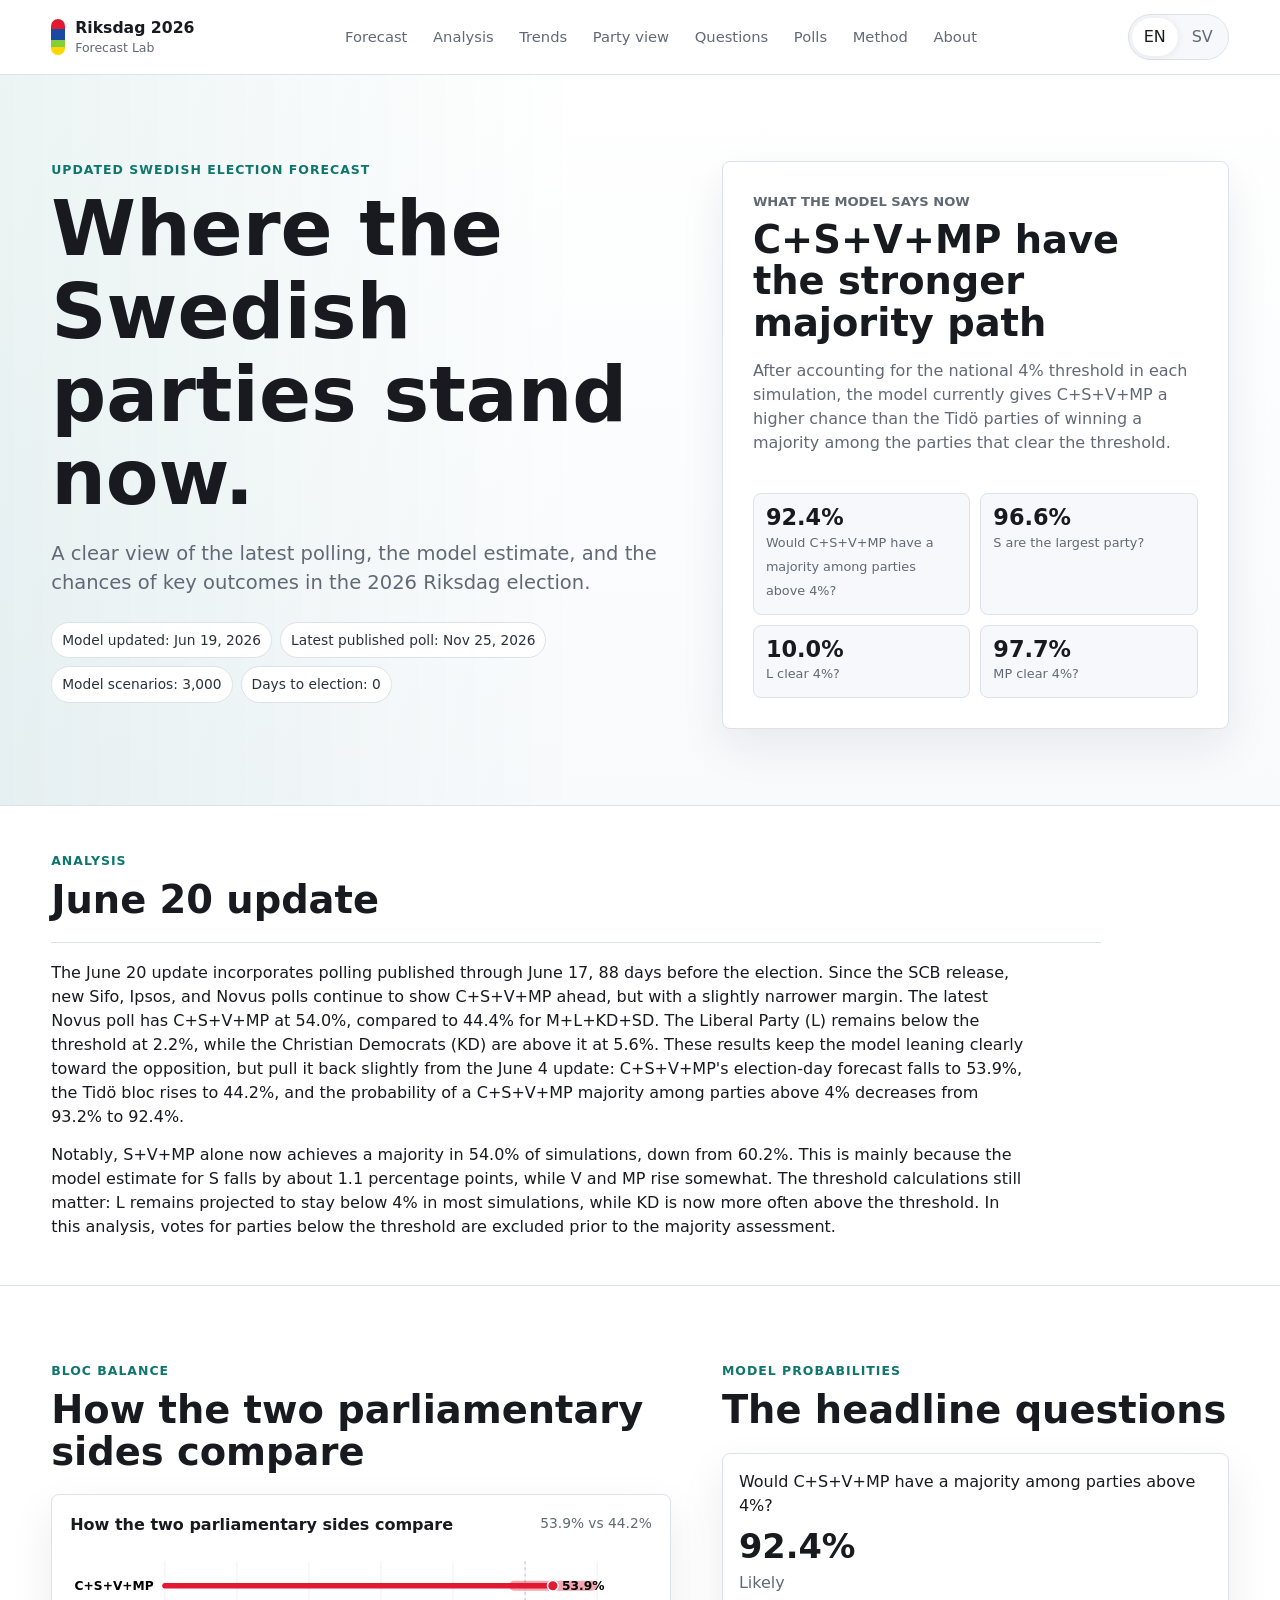
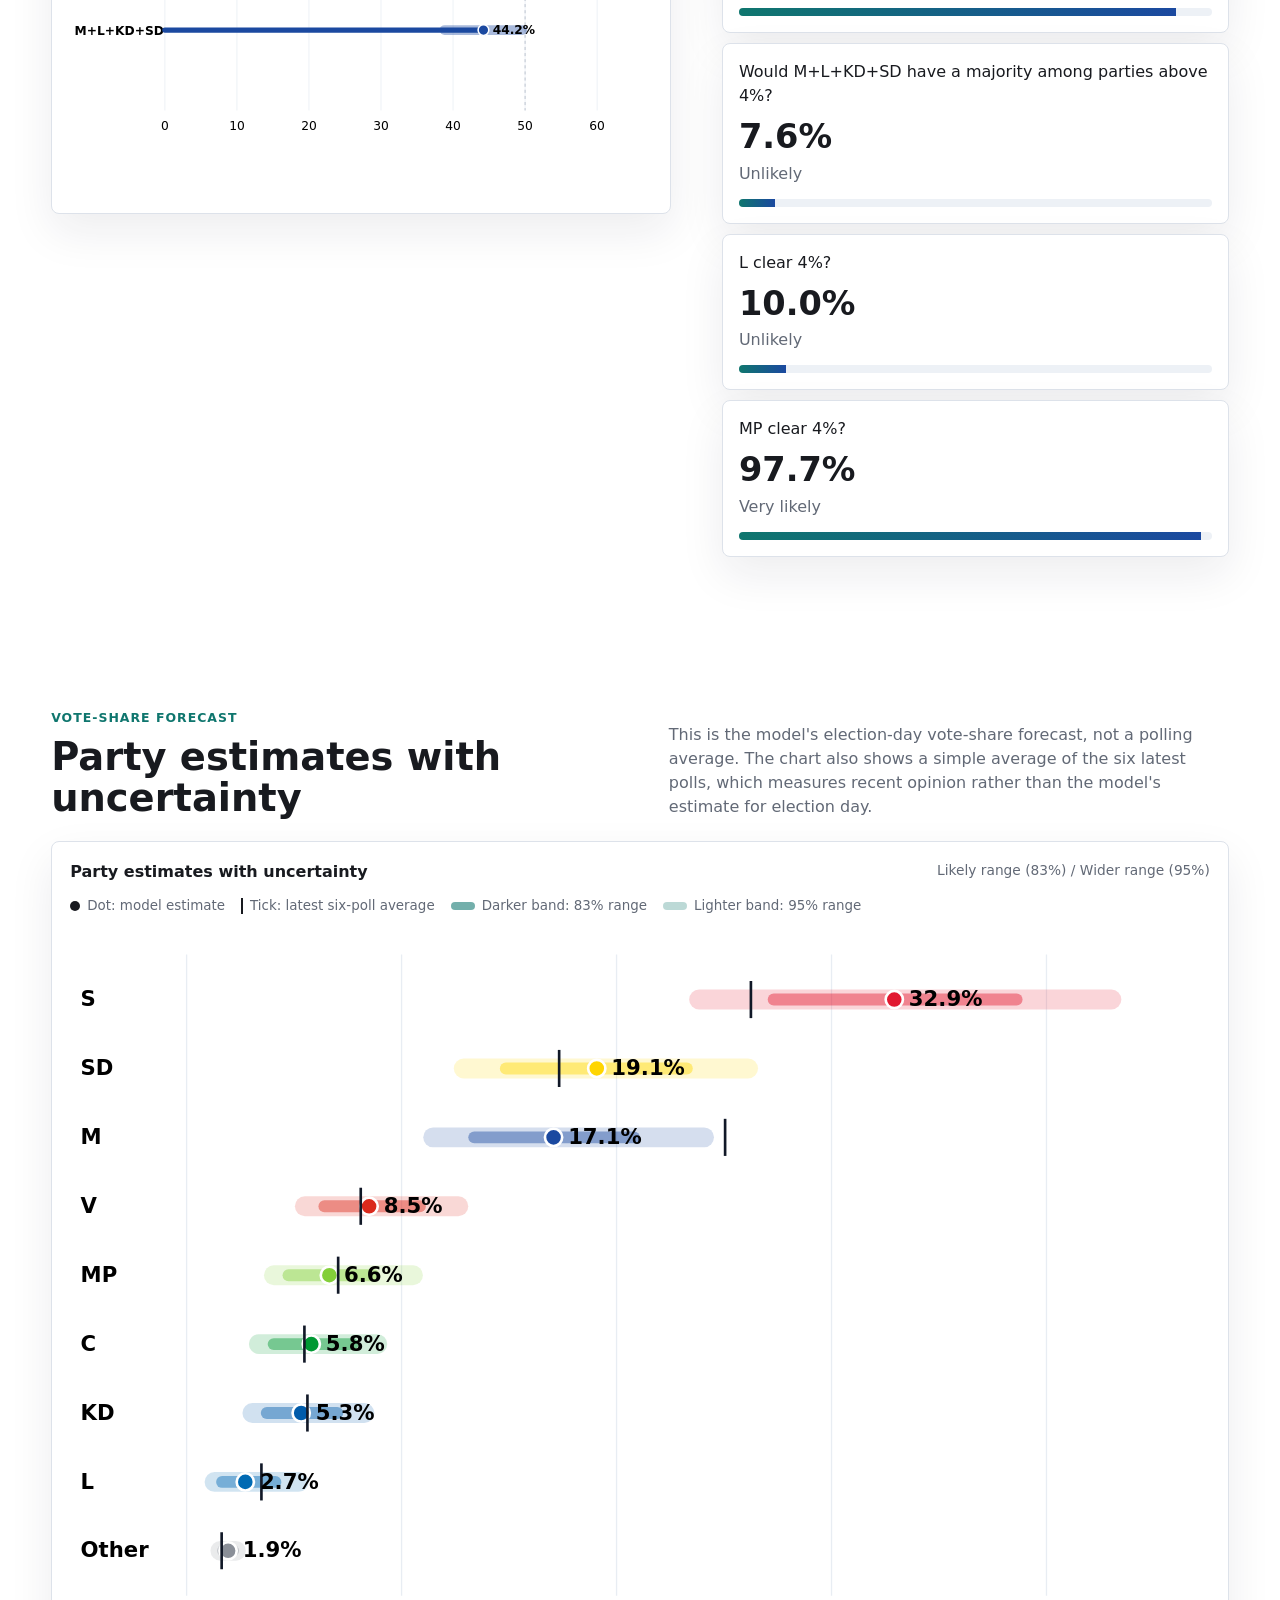
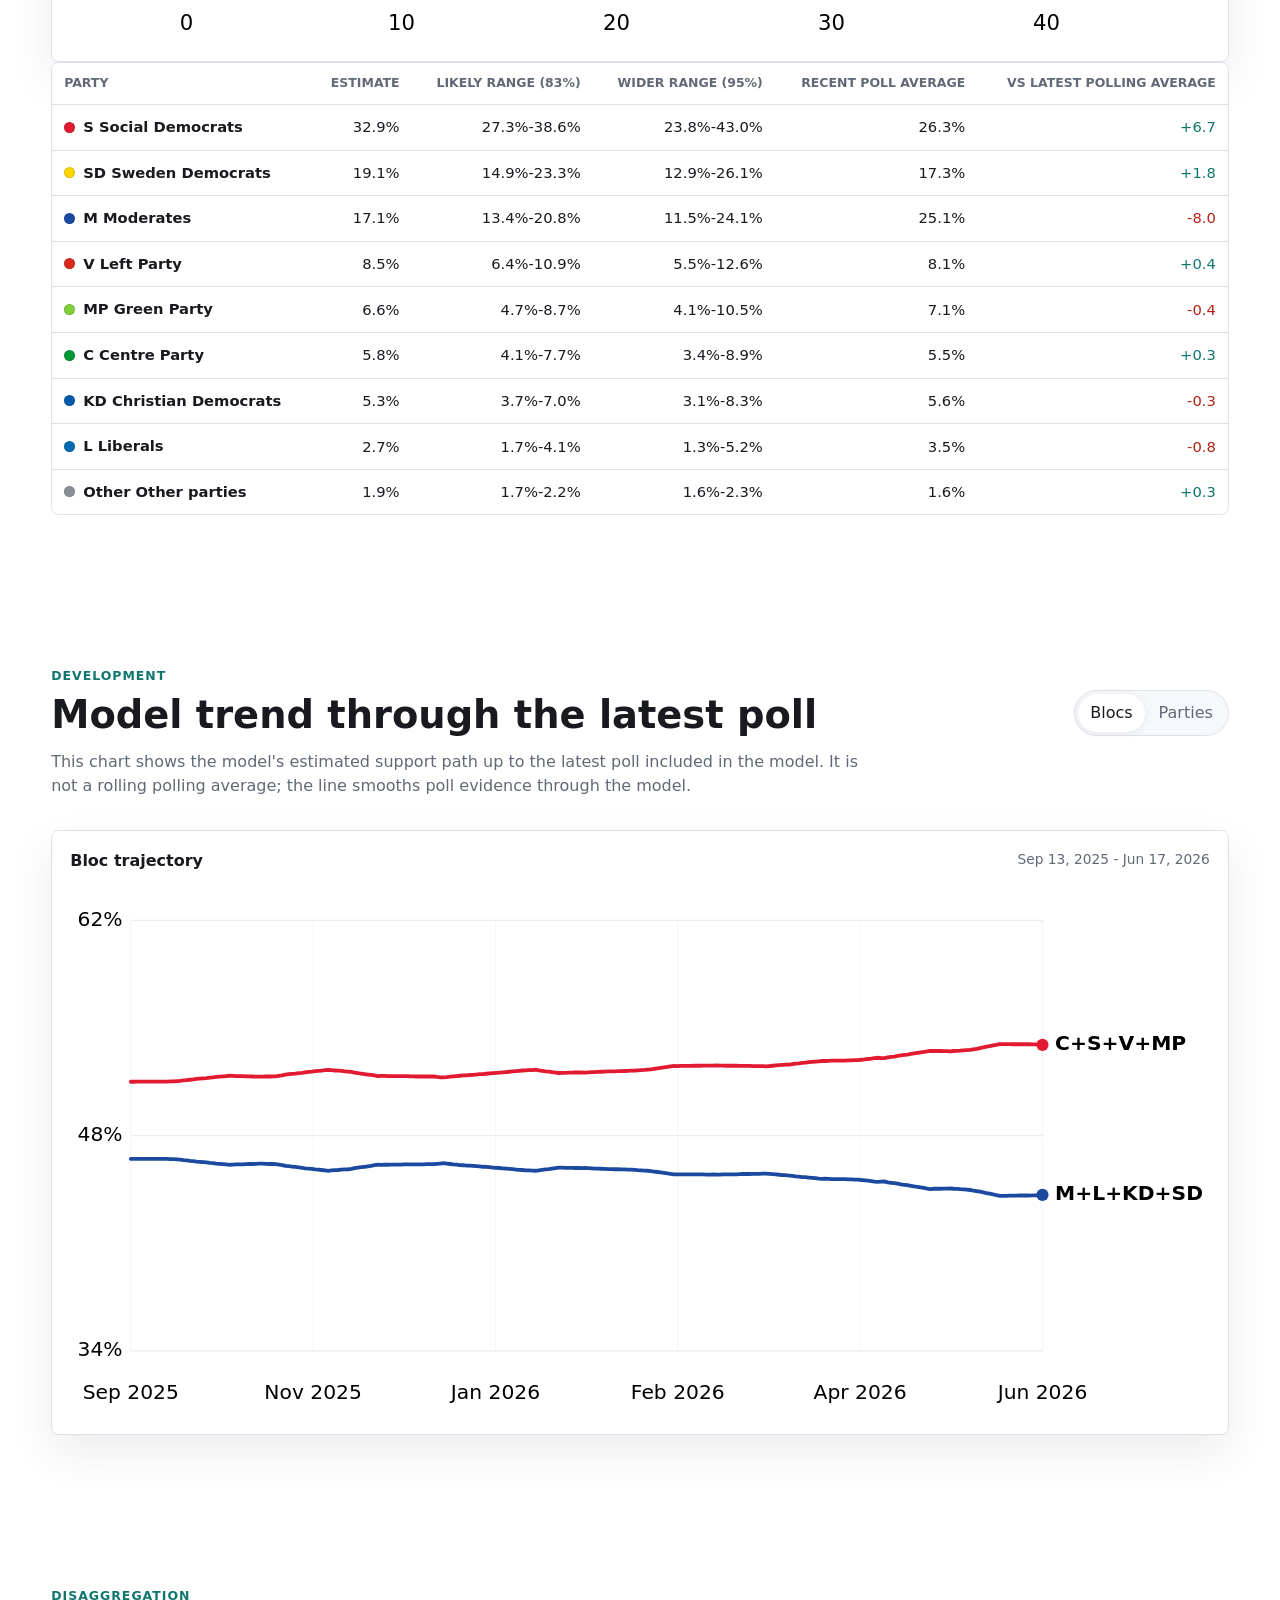
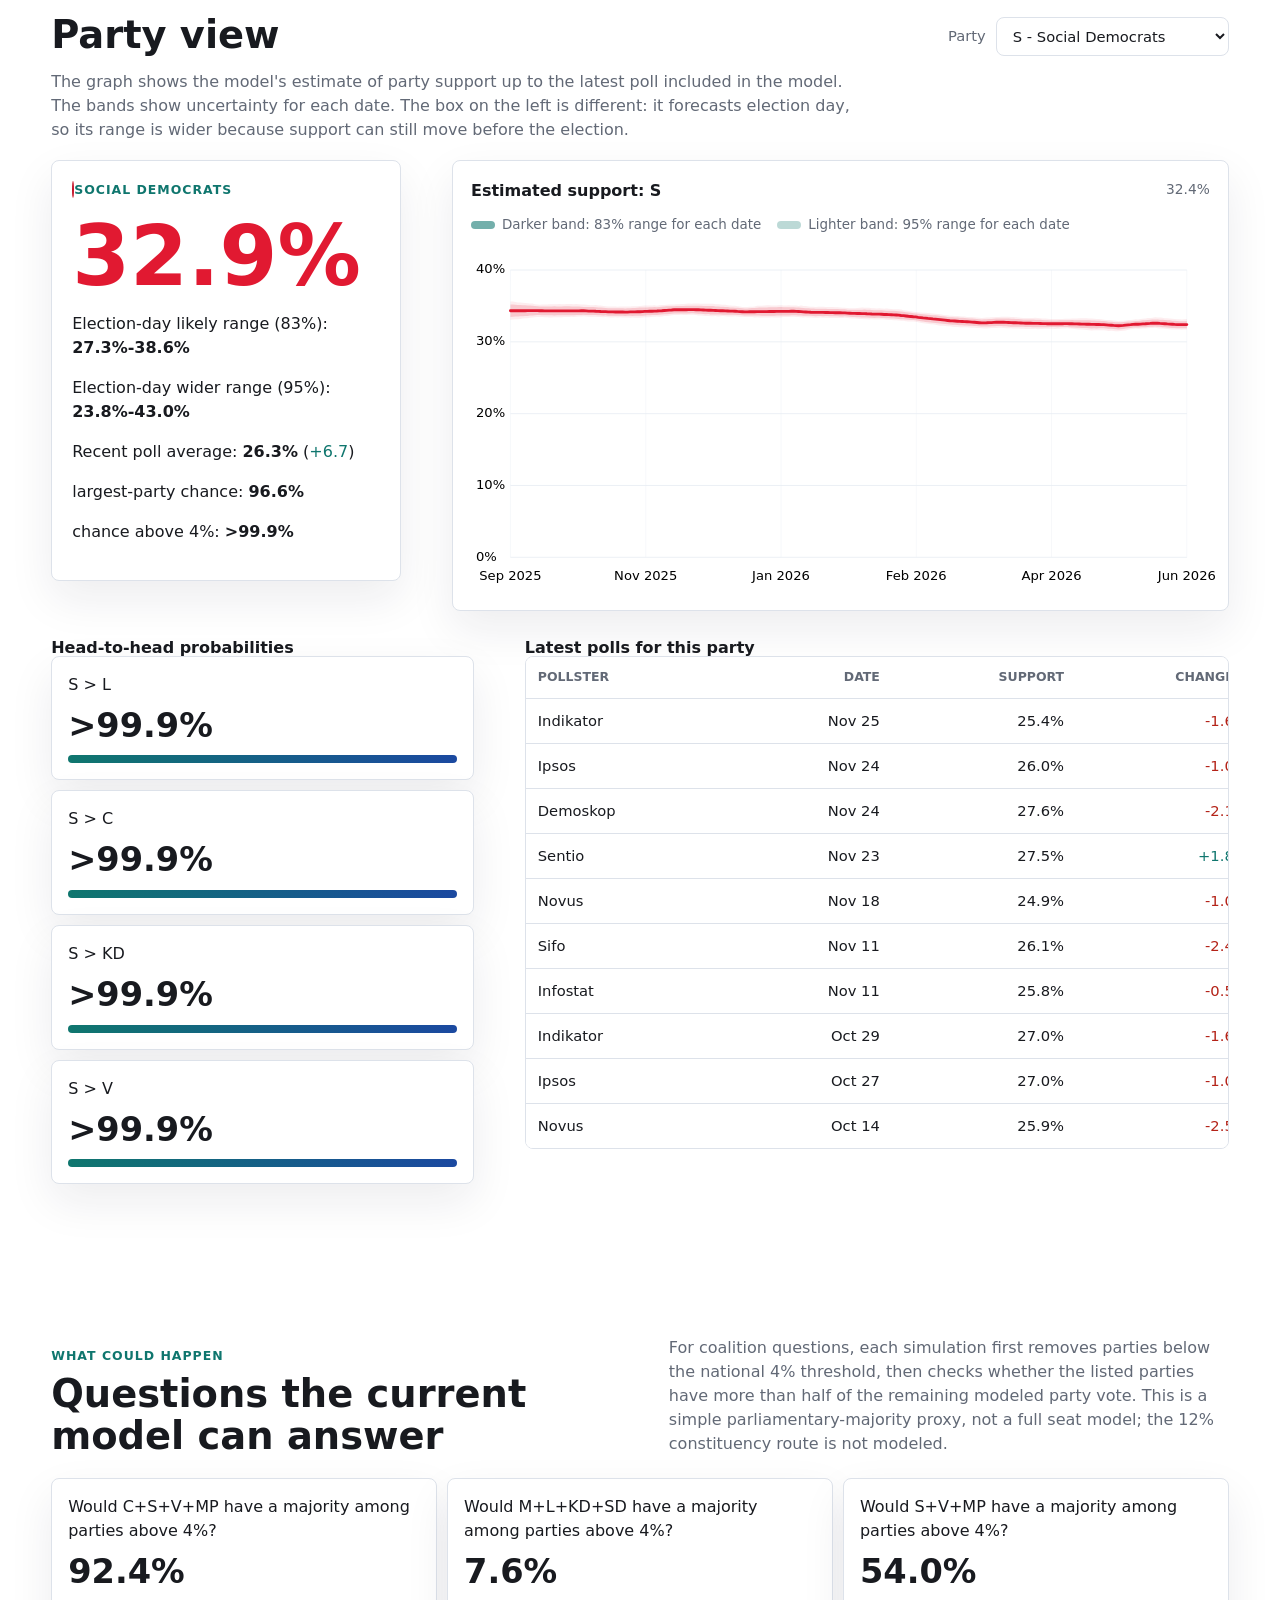
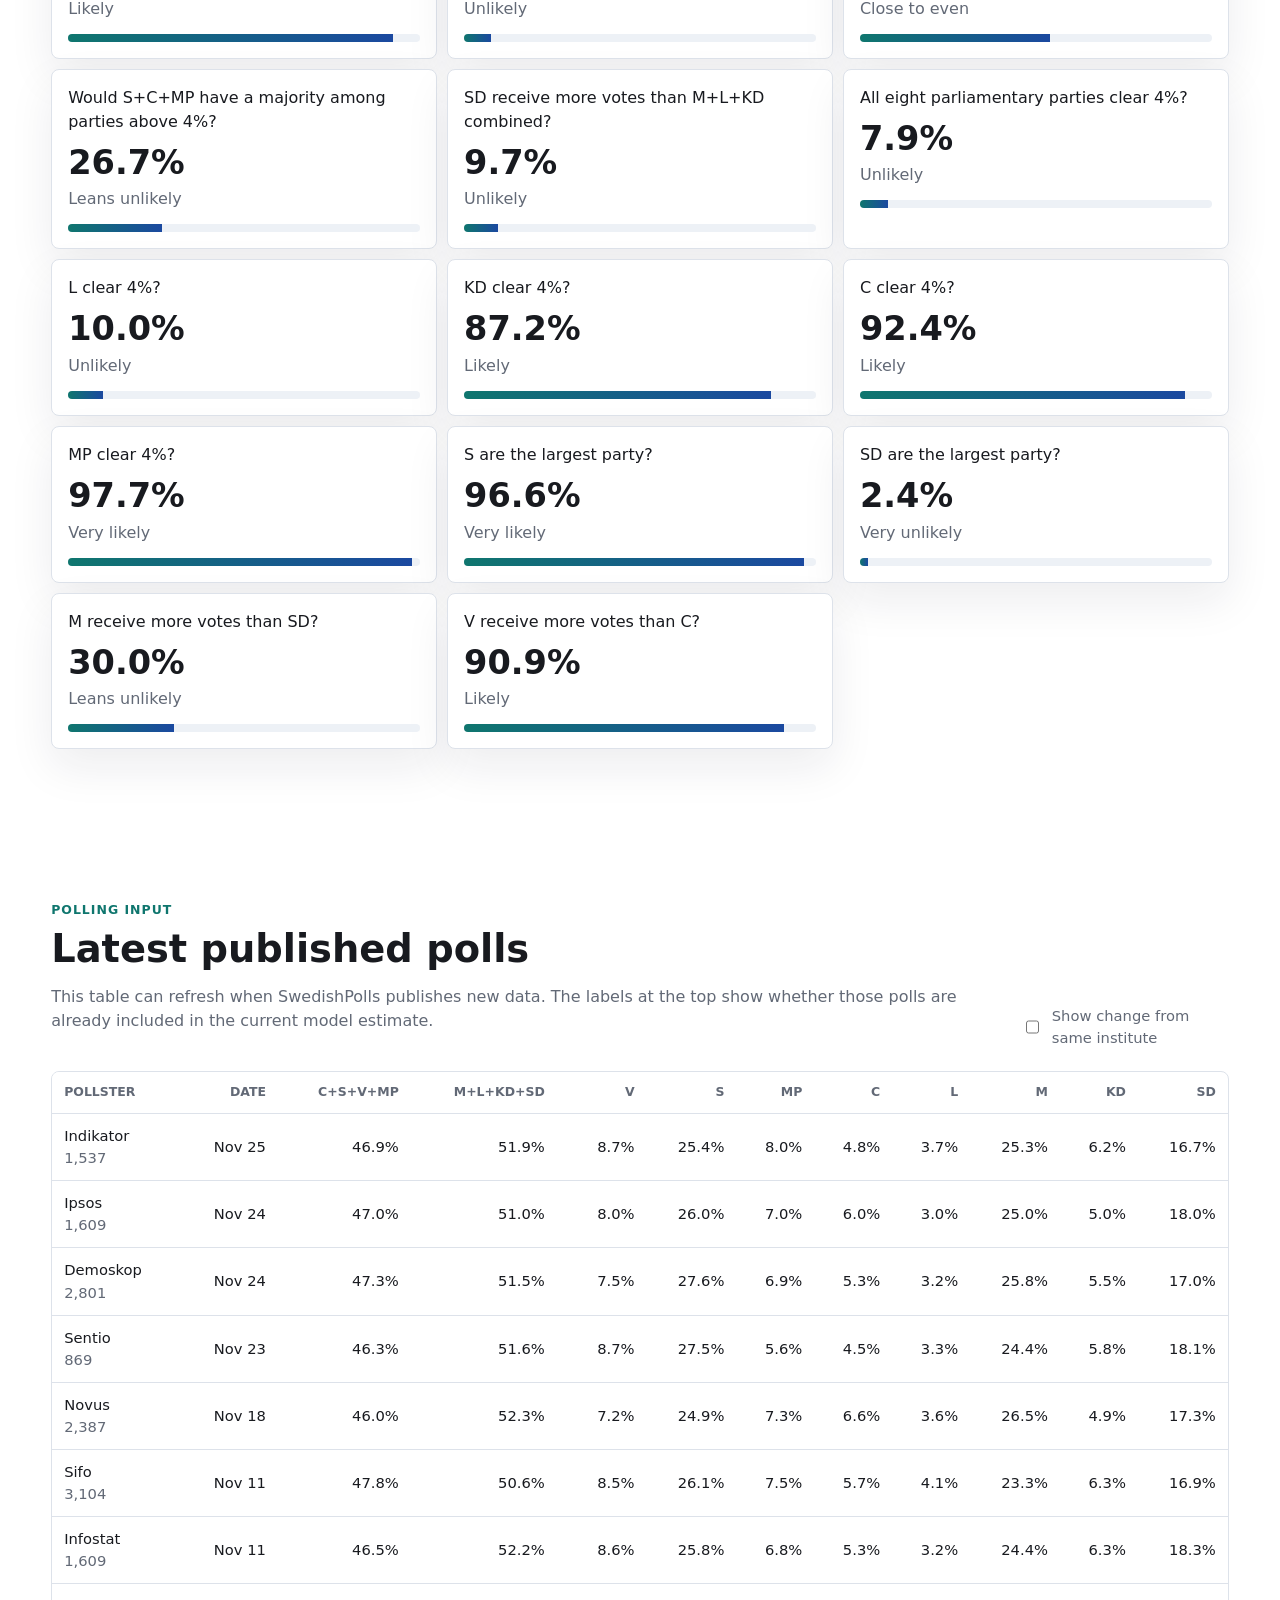
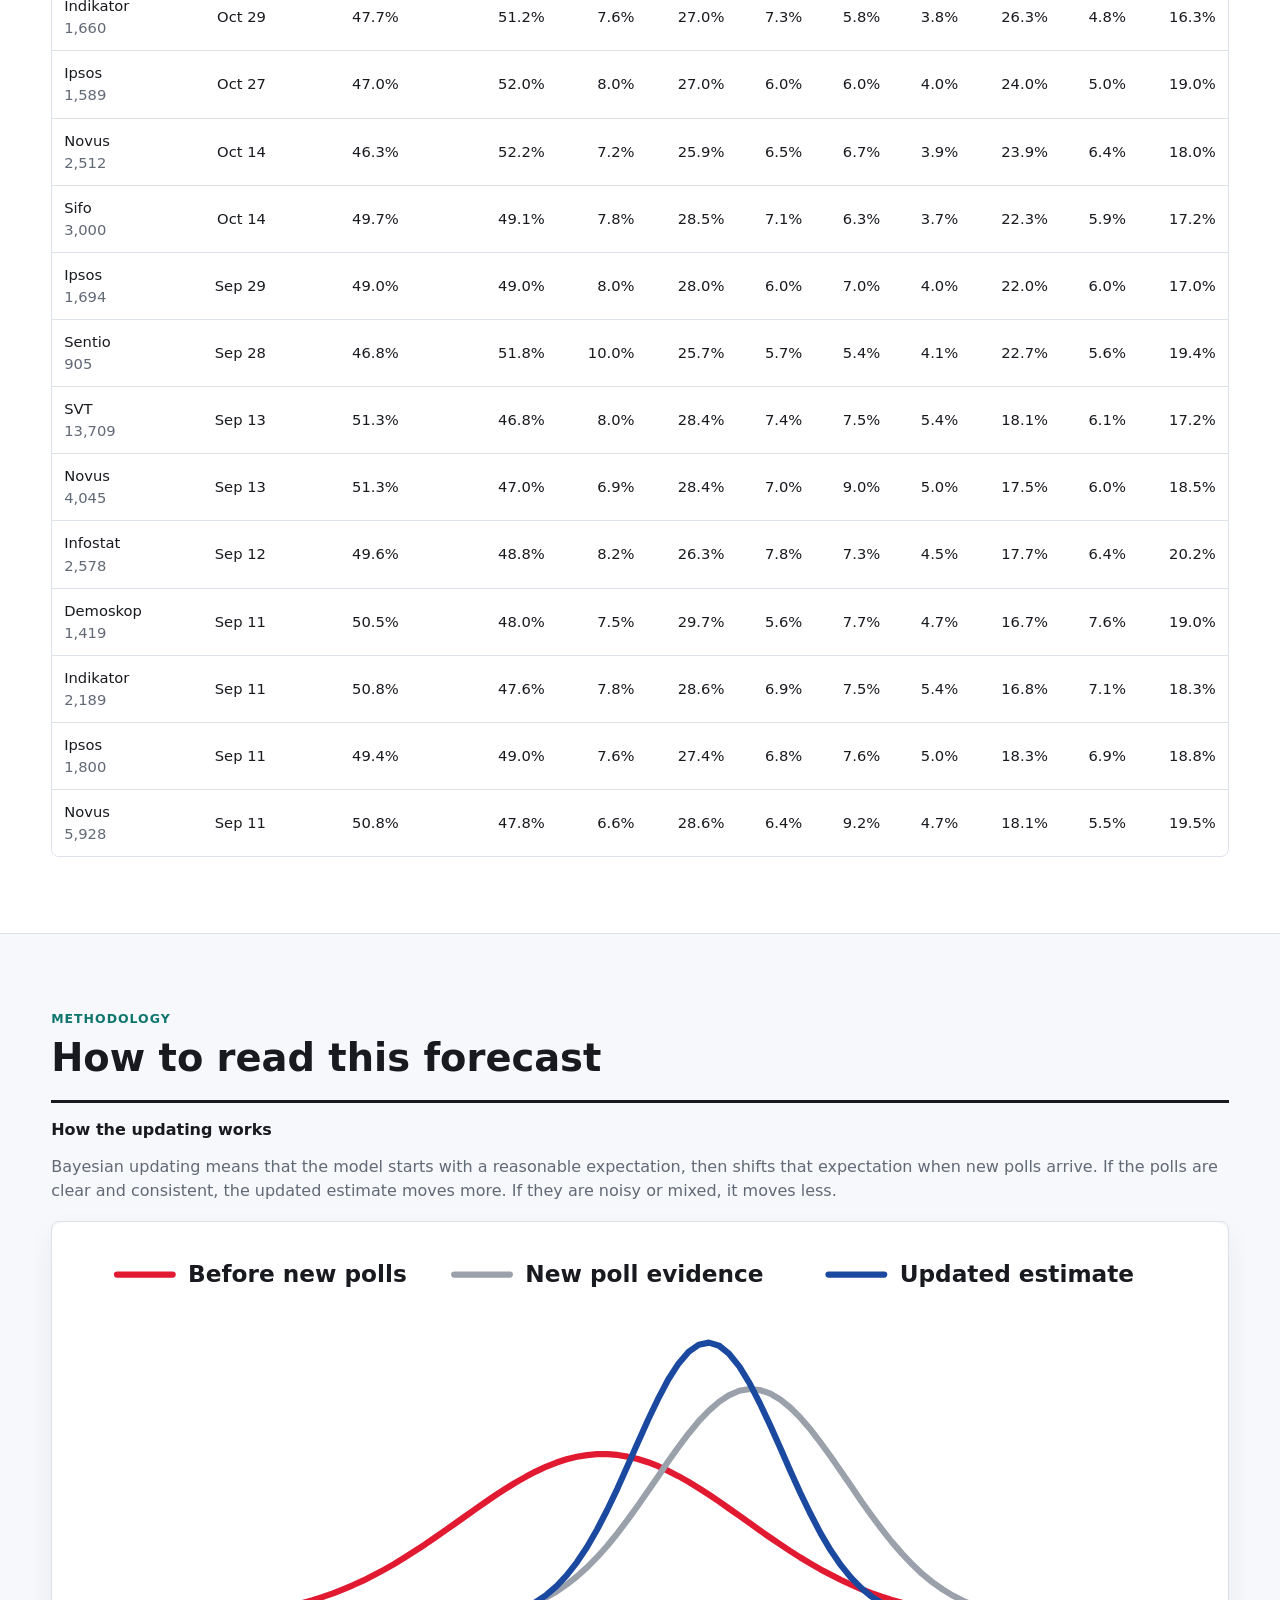
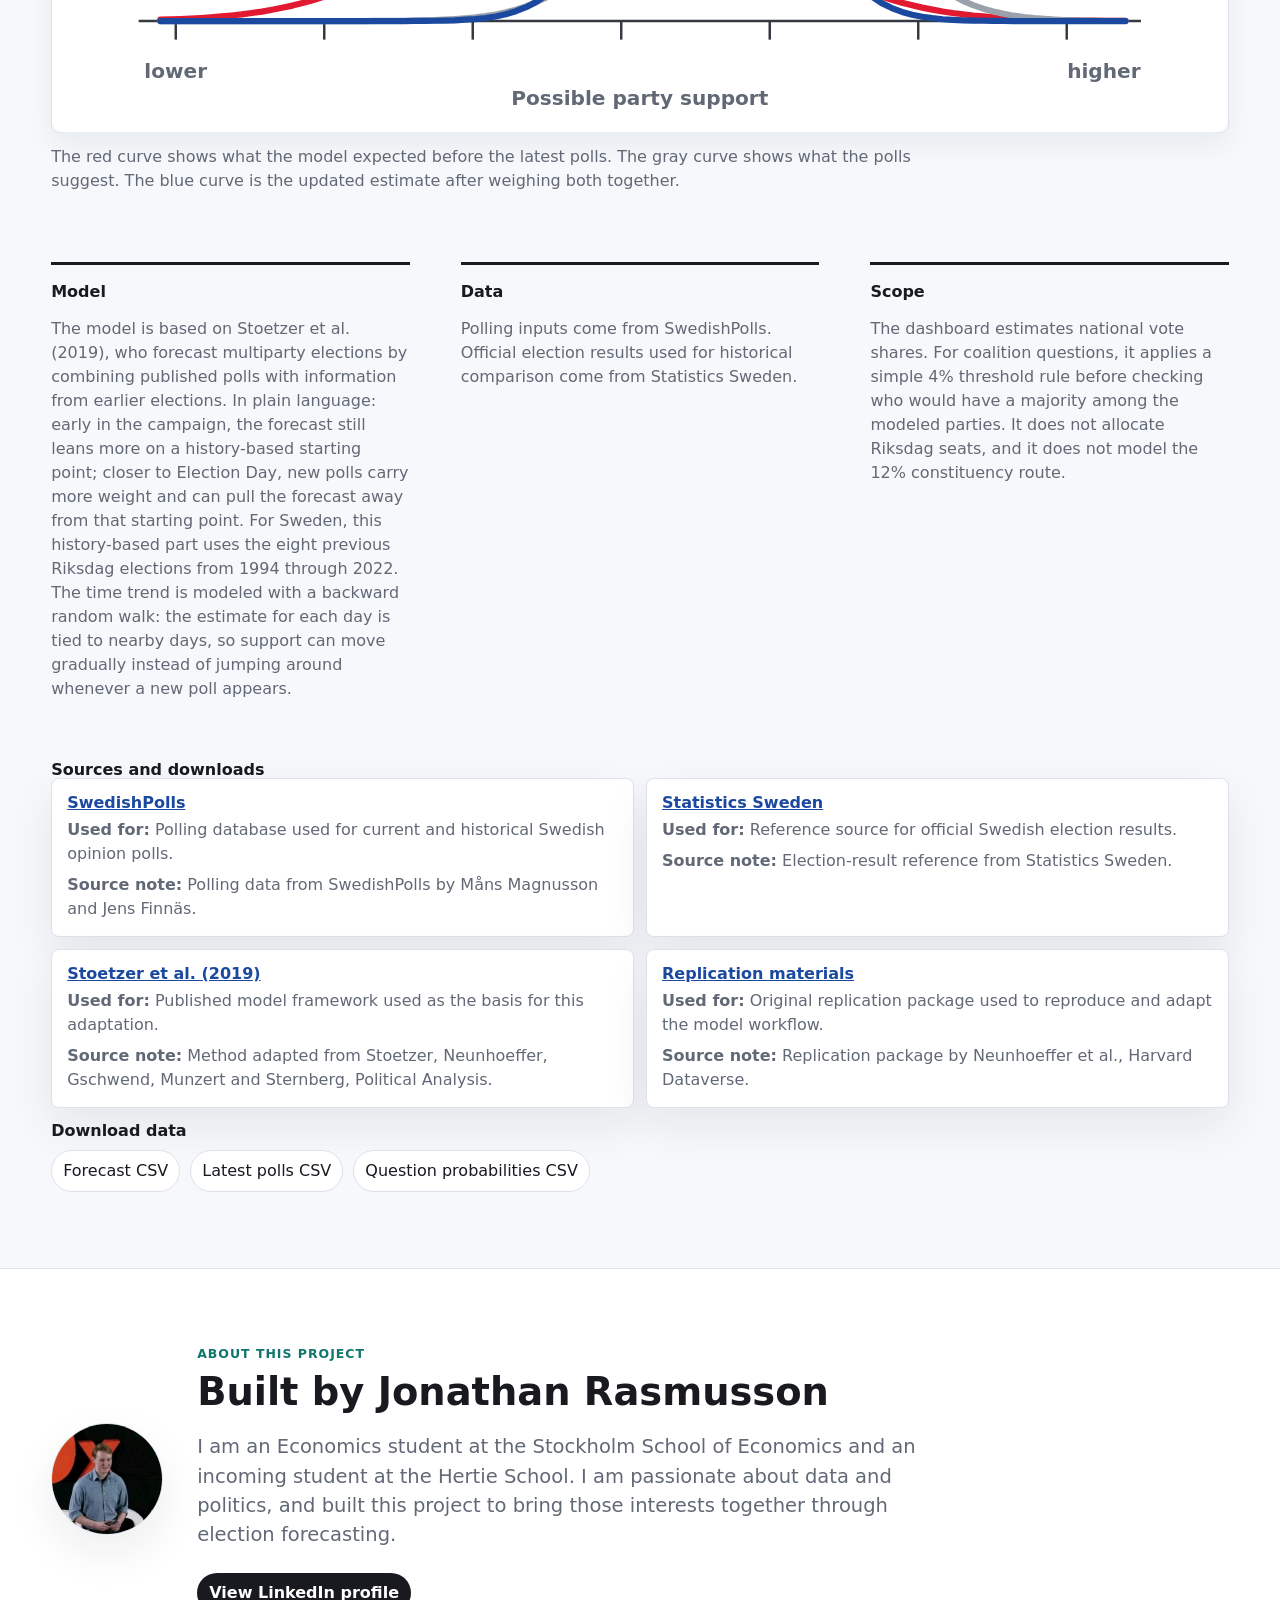
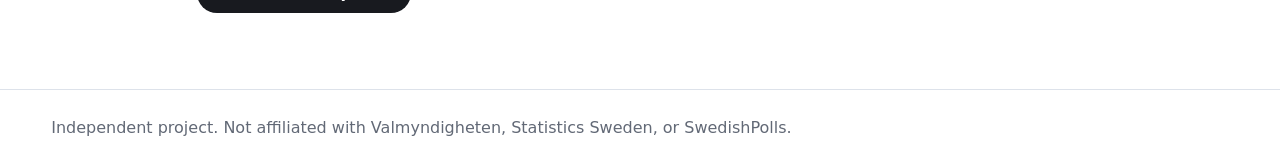
<file: index.html>
<!doctype html>
<html lang="en">
  <head>
    <meta charset="utf-8">
    <meta name="viewport" content="width=device-width, initial-scale=1">
    <title>Riksdag 2026 Forecast Lab</title>
    <meta name="description" content="A bilingual static dashboard for the Swedish 2026 Riksdag election forecast.">
    <link rel="icon" type="image/svg+xml" href="./assets/favicon.svg">
    <link rel="stylesheet" href="./assets/styles.css?v=20260620a">
  </head>
  <body>
    <header class="topbar">
      <a class="brand" href="#overview" aria-label="Riksdag 2026 Forecast Lab">
        <span class="brand-mark"></span>
        <span>
          <strong>Riksdag 2026</strong>
          <small>Forecast Lab</small>
        </span>
      </a>
      <nav class="nav-links" aria-label="Primary">
        <a href="#forecast" data-i18n="navForecast">Forecast</a>
        <a href="#analysis" data-i18n="navAnalysis">Analysis</a>
        <a href="#trends" data-i18n="navTrends">Trends</a>
        <a href="#party" data-i18n="navParty">Party view</a>
        <a href="#questions" data-i18n="navQuestions">Questions</a>
        <a href="#polls" data-i18n="navPolls">Polls</a>
        <a href="#method" data-i18n="navMethod">Method</a>
        <a href="#about" data-i18n="navAbout">About</a>
      </nav>
      <div class="language-toggle" aria-label="Language">
        <button type="button" class="active" data-lang-button="en">EN</button>
        <button type="button" data-lang-button="sv">SV</button>
      </div>
    </header>

    <main>
      <section id="overview" class="section hero">
        <div class="hero-grid">
          <div class="hero-copy">
            <p class="eyebrow" data-i18n="eyebrow">Updated Swedish election forecast</p>
            <h1 data-i18n="heroTitle">Where the Swedish parties stand now.</h1>
            <p class="lead" data-i18n="heroLead">
              A clear view of the latest polling, the model estimate, and the chances of key outcomes in the 2026 Riksdag election.
            </p>
            <div class="meta-strip" id="metaStrip"></div>
          </div>
          <div class="hero-panel" aria-live="polite">
            <div>
              <p class="metric-label" data-i18n="mainSignal">What the model says now</p>
              <h2 id="headlineSignal">Loading</h2>
              <p id="headlineText" class="muted"></p>
            </div>
            <div id="headlineMetrics" class="metric-grid compact"></div>
          </div>
        </div>
      </section>

      <section id="analysis" class="section analysis-section">
        <div class="section-heading">
          <p class="eyebrow" data-i18n="analysisEyebrow">Analysis</p>
          <h2 data-i18n="analysisTitle">June 20 update</h2>
        </div>
        <div class="analysis-panel">
          <p data-i18n="analysisText">
            The June 20 update incorporates polling published through June 17, 88 days before the election. Since the SCB release, new Sifo, Ipsos, and Novus polls continue to show C+S+V+MP ahead, but with a slightly narrower margin. The latest Novus poll has C+S+V+MP at 54.0%, compared to 44.4% for M+L+KD+SD. The Liberal Party (L) remains below the threshold at 2.2%, while the Christian Democrats (KD) are above it at 5.6%. These results keep the model leaning clearly toward the opposition, but pull it back slightly from the June 4 update: C+S+V+MP's election-day forecast falls to 53.9%, the Tidö bloc rises to 44.2%, and the probability of a C+S+V+MP majority among parties above 4% decreases from 93.2% to 92.4%.
          </p>
          <p data-i18n="analysisTextSecond">
            Notably, S+V+MP alone now achieves a majority in 54.0% of simulations, down from 60.2%. This is mainly because the model estimate for S falls by about 1.1 percentage points, while V and MP rise somewhat. The threshold calculations still matter: L remains projected to stay below 4% in most simulations, while KD is now more often above the threshold. In this analysis, votes for parties below the threshold are excluded prior to the majority assessment.
          </p>
        </div>
      </section>

      <section class="section two-column">
        <div>
          <div class="section-heading">
            <p class="eyebrow" data-i18n="blocEyebrow">Bloc balance</p>
            <h2 data-i18n="blocTitle">How the two parliamentary sides compare</h2>
          </div>
          <div id="blocChart" class="chart-shell"></div>
        </div>
        <div>
          <div class="section-heading">
            <p class="eyebrow" data-i18n="probEyebrow">Model probabilities</p>
            <h2 data-i18n="probTitle">The headline questions</h2>
          </div>
          <div id="topQuestions" class="question-list"></div>
        </div>
      </section>

      <section id="forecast" class="section">
        <div class="section-heading wide-heading">
          <div>
            <p class="eyebrow" data-i18n="forecastEyebrow">Vote-share forecast</p>
            <h2 data-i18n="forecastTitle">Party estimates with uncertainty</h2>
          </div>
          <p data-i18n="forecastNote" class="muted">
            This is the model's election-day vote-share forecast, not a polling average. The chart also shows a simple average of the six latest polls, which measures recent opinion rather than the model's estimate for election day.
          </p>
        </div>
        <div id="forecastChart" class="chart-shell tall"></div>
        <div class="table-wrap">
          <table id="forecastTable"></table>
        </div>
      </section>

      <section id="trends" class="section">
        <div class="section-heading wide-heading">
          <div>
            <p class="eyebrow" data-i18n="trendEyebrow">Trajectory</p>
            <h2 data-i18n="trendTitle">Model trend through the latest poll</h2>
          </div>
          <div class="segmented" aria-label="Trend mode">
            <button type="button" class="active" data-trend-mode="bloc" data-i18n="modeBloc">Blocs</button>
            <button type="button" data-trend-mode="party" data-i18n="modeParty">Parties</button>
          </div>
        </div>
        <p class="muted section-note" data-i18n="trendNote">
          This chart shows the model's estimated support path up to the latest poll included in the model. It is not a rolling polling average; the line smooths poll evidence through the model.
        </p>
        <div id="partyFilter" class="swatch-row" aria-label="Party filters"></div>
        <div id="trendChart" class="chart-shell trend"></div>
      </section>

      <section id="party" class="section">
        <div class="section-heading wide-heading">
          <div>
            <p class="eyebrow" data-i18n="partyEyebrow">Disaggregation</p>
            <h2 data-i18n="partyTitle">Party view</h2>
          </div>
          <label class="select-label">
            <span data-i18n="partySelect">Party</span>
            <select id="partySelect"></select>
          </label>
        </div>
        <p class="muted section-note" data-i18n="partyNote">
          The graph shows the model's estimate of party support up to the latest poll included in the model. The bands show uncertainty for each date. The box on the left is different: it forecasts election day, so its range is wider because support can still move before the election.
        </p>
        <div class="party-layout">
          <div id="partySummary" class="party-summary"></div>
          <div id="partyTrend" class="chart-shell party-chart"></div>
        </div>
        <div class="party-layout lower">
          <div>
            <h3 data-i18n="partyComparisons">Head-to-head probabilities</h3>
            <div id="pairwiseList" class="question-list slim"></div>
          </div>
          <div>
            <h3 data-i18n="partyPolls">Latest polls for this party</h3>
            <div class="table-wrap">
              <table id="partyPollTable"></table>
            </div>
          </div>
        </div>
      </section>

      <section id="questions" class="section">
        <div class="section-heading wide-heading">
          <div>
            <p class="eyebrow" data-i18n="questionsEyebrow">Simulated outcomes</p>
            <h2 data-i18n="questionsTitle">Questions the current model can answer</h2>
          </div>
          <p class="muted" data-i18n="questionsNote">
            For coalition questions, each simulation first removes parties below the national 4% threshold, then checks whether the listed parties have more than half of the remaining modeled party vote.
          </p>
        </div>
        <div id="allQuestions" class="question-grid"></div>
      </section>

      <section id="polls" class="section">
        <div class="section-heading wide-heading">
          <div>
            <p class="eyebrow" data-i18n="pollsEyebrow">Polling input</p>
            <h2 data-i18n="pollsTitle">Latest published polls</h2>
            <p class="muted" data-i18n="pollsNote">
              This table can refresh when SwedishPolls publishes new data. The labels at the top show whether those polls are already included in the current model estimate.
            </p>
          </div>
          <label class="switch">
            <input type="checkbox" id="showPollChanges">
            <span data-i18n="showChanges">Show change from same institute</span>
          </label>
        </div>
        <div class="table-wrap">
          <table id="pollTable"></table>
        </div>
      </section>

      <section id="method" class="section method-section">
        <div class="section-heading">
          <p class="eyebrow" data-i18n="methodEyebrow">Methodology</p>
          <h2 data-i18n="methodTitle">How to read this forecast</h2>
        </div>
        <div class="method-grid">
          <article class="method-wide">
            <h3 data-i18n="methodBayesTitle">How the updating works</h3>
            <p data-i18n="methodBayesText">
              The model starts with a reasonable prior view of party support, then updates that view when polls arrive.
            </p>
            <div id="bayesDiagram" class="bayes-diagram" aria-live="polite"></div>
          </article>
          <article>
            <h3 data-i18n="methodModelTitle">Model</h3>
            <p data-i18n="methodModelText">
              The model is based on Stoetzer et al. (2019). Early in the campaign, it leans more on earlier elections; closer to Election Day, new polls can move the forecast more.
            </p>
          </article>
          <article>
            <h3 data-i18n="methodDataTitle">Data</h3>
            <p data-i18n="methodDataText">
              Polling inputs come from SwedishPolls. Official election results used for historical comparison come from Statistics Sweden.
            </p>
          </article>
          <article>
            <h3 data-i18n="methodScopeTitle">Scope</h3>
            <p data-i18n="methodScopeText">
              The dashboard estimates national vote shares. For coalition questions, it applies a simple 4% threshold rule before checking who would have a majority among the modeled parties.
            </p>
          </article>
        </div>
        <div class="source-block">
          <h3 data-i18n="sourcesTitle">Sources and downloads</h3>
          <div id="sourcesList"></div>
        </div>
      </section>

      <section id="about" class="section about-section">
        <div class="about-card">
          <img class="about-avatar" src="./assets/jonathan-rasmusson.jpg" alt="Jonathan Rasmusson">
          <div class="about-copy">
            <p class="eyebrow" data-i18n="aboutEyebrow">About this project</p>
            <h2 data-i18n="aboutTitle">Built by Jonathan Rasmusson</h2>
            <p class="lead" data-i18n="aboutText">
              I am an Economics student at the Stockholm School of Economics and an incoming student at the Hertie School.
            </p>
            <a class="profile-link" href="https://www.linkedin.com/in/jonathan-rasmusson-b66366183/" target="_blank" rel="noreferrer" data-i18n="aboutLink">View LinkedIn profile</a>
          </div>
        </div>
      </section>
    </main>

    <footer class="footer">
      <p data-i18n="footerText">Independent project. Not affiliated with Valmyndigheten, Statistics Sweden, or SwedishPolls.</p>
    </footer>

    <script src="./assets/app.js?v=20260620a"></script>
  </body>
</html>
</file>
<file: assets/styles.css>
:root {
  --ink: #181a1f;
  --muted: #626976;
  --line: #dde2ea;
  --soft: #f6f8fb;
  --paper: #ffffff;
  --accent: #0f766e;
  --accent-2: #b42318;
  --blue: #1b49a0;
  --focus: #111827;
  --shadow: 0 18px 45px rgba(21, 31, 48, 0.08);
  --radius: 8px;
  font-family: Inter, ui-sans-serif, system-ui, -apple-system, BlinkMacSystemFont, "Segoe UI", sans-serif;
}

* {
  box-sizing: border-box;
}

html {
  scroll-behavior: smooth;
}

body {
  margin: 0;
  color: var(--ink);
  background: var(--paper);
  line-height: 1.5;
}

a {
  color: inherit;
}

button,
select,
input {
  font: inherit;
}

.topbar {
  position: sticky;
  top: 0;
  z-index: 20;
  display: grid;
  grid-template-columns: auto 1fr auto;
  gap: 24px;
  align-items: center;
  padding: 14px clamp(18px, 4vw, 56px);
  background: rgba(255, 255, 255, 0.94);
  border-bottom: 1px solid var(--line);
  backdrop-filter: blur(12px);
}

.brand {
  display: inline-flex;
  align-items: center;
  gap: 10px;
  text-decoration: none;
}

.brand-mark {
  width: 14px;
  height: 36px;
  border-radius: 999px;
  background: linear-gradient(180deg, #e11931 0%, #e11931 28%, #1b49a0 28%, #1b49a0 58%, #83cf39 58%, #83cf39 78%, #ffd500 78%);
}

.brand strong,
.brand small {
  display: block;
}

.brand strong {
  font-size: 0.98rem;
  letter-spacing: 0;
}

.brand small {
  color: var(--muted);
  font-size: 0.78rem;
}

.nav-links {
  display: flex;
  justify-content: center;
  gap: clamp(12px, 2vw, 28px);
  min-width: 0;
  font-size: 0.92rem;
  color: var(--muted);
}

.nav-links a {
  text-decoration: none;
  white-space: nowrap;
}

.nav-links a:hover {
  color: var(--ink);
}

.language-toggle,
.segmented {
  display: inline-flex;
  gap: 2px;
  padding: 3px;
  background: var(--soft);
  border: 1px solid var(--line);
  border-radius: 999px;
}

.language-toggle button,
.segmented button {
  border: 0;
  background: transparent;
  color: var(--muted);
  padding: 7px 12px;
  border-radius: 999px;
  cursor: pointer;
}

.language-toggle button.active,
.segmented button.active {
  background: var(--paper);
  color: var(--ink);
  box-shadow: 0 1px 8px rgba(20, 25, 34, 0.08);
}

.section {
  padding: clamp(34px, 6vw, 76px) clamp(18px, 4vw, 56px);
}

.hero {
  padding-top: clamp(38px, 7vw, 86px);
  background:
    linear-gradient(90deg, rgba(15, 118, 110, 0.08), rgba(255, 255, 255, 0) 45%),
    linear-gradient(180deg, #ffffff 0%, #f8fafc 100%);
  border-bottom: 1px solid var(--line);
}

.hero-grid,
.two-column,
.party-layout,
.method-grid {
  display: grid;
  grid-template-columns: minmax(0, 1.1fr) minmax(320px, 0.9fr);
  gap: clamp(24px, 4vw, 54px);
  align-items: start;
}

.hero-copy {
  max-width: 860px;
}

.eyebrow {
  margin: 0 0 8px;
  color: var(--accent);
  font-size: 0.78rem;
  font-weight: 750;
  letter-spacing: 0.08em;
  text-transform: uppercase;
}

h1,
h2,
h3 {
  margin: 0;
  letter-spacing: 0;
  line-height: 1.08;
  overflow-wrap: anywhere;
}

h1 {
  max-width: 820px;
  font-size: clamp(2.3rem, 6vw, 5.9rem);
  font-weight: 820;
}

h2 {
  font-size: clamp(1.55rem, 3vw, 2.45rem);
  font-weight: 780;
}

h3 {
  font-size: 1rem;
  font-weight: 760;
}

.lead {
  max-width: 760px;
  color: var(--muted);
  font-size: clamp(1rem, 1.6vw, 1.22rem);
}

.muted {
  color: var(--muted);
}

.meta-strip {
  display: flex;
  flex-wrap: wrap;
  gap: 8px;
  margin-top: 24px;
}

.pill,
.swatch-pill {
  display: inline-flex;
  align-items: center;
  gap: 8px;
  min-height: 32px;
  padding: 7px 10px;
  color: #2b313b;
  background: #fff;
  border: 1px solid var(--line);
  border-radius: 999px;
  font-size: 0.86rem;
}

.swatch {
  width: 11px;
  height: 11px;
  border-radius: 50%;
  background: currentColor;
  border: 1px solid rgba(0, 0, 0, 0.12);
  flex: 0 0 auto;
}

.hero-panel,
.chart-shell,
.question-card,
.party-summary,
.source-block article {
  background: var(--paper);
  border: 1px solid var(--line);
  border-radius: var(--radius);
  box-shadow: var(--shadow);
}

.hero-panel {
  display: grid;
  gap: 22px;
  padding: clamp(18px, 3vw, 30px);
}

.metric-label {
  margin: 0 0 7px;
  color: var(--muted);
  font-size: 0.82rem;
  font-weight: 700;
  text-transform: uppercase;
}

.metric-grid {
  display: grid;
  grid-template-columns: repeat(3, minmax(0, 1fr));
  gap: 10px;
}

.metric-grid.compact {
  grid-template-columns: repeat(2, minmax(0, 1fr));
}

.metric {
  padding: 12px;
  background: var(--soft);
  border: 1px solid var(--line);
  border-radius: var(--radius);
}

.metric strong {
  display: block;
  font-size: 1.4rem;
  line-height: 1.05;
}

.metric span {
  color: var(--muted);
  font-size: 0.8rem;
}

.section-heading {
  margin-bottom: 22px;
}

.wide-heading {
  display: flex;
  justify-content: space-between;
  gap: 24px;
  align-items: end;
}

.wide-heading > p {
  max-width: 560px;
  margin: 0;
}

.section-note {
  max-width: 820px;
  margin: -8px 0 18px;
}

.chart-shell {
  min-height: 320px;
  padding: 18px;
  overflow: hidden;
}

.chart-shell.tall {
  min-height: 540px;
}

.chart-shell.trend,
.chart-shell.party-chart {
  min-height: 430px;
}

.chart-title {
  display: flex;
  justify-content: space-between;
  gap: 16px;
  margin-bottom: 12px;
  font-weight: 730;
}

.chart-subtitle {
  color: var(--muted);
  font-size: 0.86rem;
  font-weight: 500;
}

.chart-legend {
  display: flex;
  flex-wrap: wrap;
  gap: 10px 16px;
  margin: 0 0 12px;
  color: var(--muted);
  font-size: 0.84rem;
}

.chart-legend span {
  display: inline-flex;
  align-items: center;
  gap: 7px;
}

.legend-dot {
  width: 10px;
  height: 10px;
  background: var(--ink);
  border-radius: 50%;
}

.legend-tick {
  width: 2px;
  height: 16px;
  background: var(--ink);
}

.legend-line {
  width: 24px;
  height: 8px;
  border-radius: 999px;
  background: var(--accent);
}

.legend-line.soft {
  opacity: 0.28;
}

.legend-line.strong {
  opacity: 0.58;
}

svg {
  display: block;
  width: 100%;
  height: auto;
  overflow: visible;
}

.axis text,
.chart-note {
  fill: var(--muted);
  color: var(--muted);
  font-size: 12px;
}

.grid-line {
  stroke: #e8edf3;
  stroke-width: 1;
}

.mid-line {
  stroke: #aab3c0;
  stroke-width: 1;
  stroke-dasharray: 4 4;
}

.table-wrap {
  width: 100%;
  overflow-x: auto;
  border: 1px solid var(--line);
  border-radius: var(--radius);
  background: var(--paper);
}

table {
  width: 100%;
  min-width: 720px;
  border-collapse: collapse;
  font-size: 0.92rem;
}

th,
td {
  padding: 11px 12px;
  border-bottom: 1px solid var(--line);
  text-align: right;
  white-space: nowrap;
}

th:first-child,
td:first-child {
  text-align: left;
  position: sticky;
  left: 0;
  background: var(--paper);
}

thead th {
  color: var(--muted);
  font-size: 0.78rem;
  font-weight: 750;
  text-transform: uppercase;
}

tbody tr:last-child td {
  border-bottom: 0;
}

.party-cell {
  display: inline-flex;
  align-items: center;
  gap: 8px;
  font-weight: 700;
}

.delta-pos {
  color: #0f766e;
}

.delta-neg {
  color: #b42318;
}

.question-list,
.question-grid,
.swatch-row {
  display: grid;
  gap: 10px;
}

.question-grid {
  grid-template-columns: repeat(3, minmax(0, 1fr));
}

.question-card {
  padding: 16px;
}

.question-card strong {
  display: block;
  font-size: clamp(1.35rem, 3vw, 2.1rem);
  line-height: 1;
  margin: 12px 0 8px;
}

.question-card p {
  margin: 0;
}

.prob-bar {
  position: relative;
  height: 8px;
  margin-top: 13px;
  background: #edf1f6;
  border-radius: 999px;
  overflow: hidden;
}

.prob-bar span {
  display: block;
  height: 100%;
  width: var(--value);
  background: linear-gradient(90deg, var(--accent), #1b49a0);
}

.analysis-section {
  padding-top: clamp(28px, 4vw, 46px);
  padding-bottom: clamp(28px, 4vw, 46px);
  border-bottom: 1px solid var(--line);
}

.analysis-panel {
  max-width: 1050px;
  padding-top: 18px;
  border-top: 1px solid var(--line);
}

.analysis-panel p {
  max-width: 980px;
  margin: 0;
}

.analysis-panel p + p {
  margin-top: 14px;
}

.swatch-row {
  grid-template-columns: repeat(auto-fit, minmax(92px, auto));
  justify-content: start;
  margin-bottom: 14px;
}

.swatch-pill {
  cursor: pointer;
}

.swatch-pill.inactive {
  opacity: 0.42;
}

.select-label,
.switch {
  display: inline-flex;
  align-items: center;
  gap: 10px;
  color: var(--muted);
  font-size: 0.92rem;
}

select {
  min-width: 220px;
  padding: 9px 12px;
  color: var(--ink);
  background: var(--paper);
  border: 1px solid var(--line);
  border-radius: var(--radius);
}

.switch input {
  width: 18px;
  height: 18px;
  accent-color: var(--accent);
}

.party-layout {
  grid-template-columns: minmax(260px, 0.45fr) minmax(0, 1fr);
}

.party-layout.lower {
  margin-top: 28px;
  grid-template-columns: minmax(280px, 0.6fr) minmax(0, 1fr);
}

.party-summary {
  padding: 20px;
}

.party-summary .big-number {
  display: block;
  margin: 18px 0 6px;
  font-size: clamp(3rem, 7vw, 5.2rem);
  line-height: 0.95;
  font-weight: 820;
}

.method-section {
  background: var(--soft);
  border-top: 1px solid var(--line);
}

.method-grid {
  grid-template-columns: repeat(3, minmax(0, 1fr));
}

.method-grid article {
  padding: 18px 0;
  border-top: 3px solid var(--ink);
}

.method-wide {
  grid-column: 1 / -1;
}

.method-grid p {
  color: var(--muted);
}

.bayes-diagram {
  margin-top: 18px;
}

.bayes-diagram svg {
  display: block;
  width: 100%;
  height: auto;
  border: 1px solid var(--line);
  border-radius: var(--radius);
  box-shadow: 0 12px 28px rgba(21, 31, 48, 0.06);
}

.bayes-diagram text {
  fill: var(--ink);
  font-size: 15px;
  font-weight: 650;
}

.bayes-axis line {
  stroke: #343942;
  stroke-width: 1.6;
}

.bayes-axis text {
  fill: var(--muted);
  font-size: 13px;
  font-weight: 600;
}

.bayes-before,
.bayes-evidence,
.bayes-updated {
  fill: none;
  stroke-linecap: round;
  stroke-linejoin: round;
}

path.bayes-before,
path.bayes-evidence,
path.bayes-updated {
  stroke-width: 4;
}

line.bayes-before,
line.bayes-evidence,
line.bayes-updated {
  stroke-width: 4;
}

.bayes-before {
  stroke: #e11931;
}

.bayes-evidence {
  stroke: #9aa1aa;
}

.bayes-updated {
  stroke: #1b49a0;
}

.bayes-caption {
  max-width: 920px;
  margin: 12px 0 0;
}

.source-block {
  margin-top: 26px;
}

.source-block a {
  color: var(--blue);
}

.source-list {
  display: grid;
  grid-template-columns: repeat(2, minmax(0, 1fr));
  gap: 12px;
}

.source-list article {
  padding: 15px;
  background: var(--paper);
  border: 1px solid var(--line);
  border-radius: var(--radius);
}

.source-list p {
  margin: 7px 0 0;
  color: var(--muted);
}

.download-list {
  display: flex;
  flex-wrap: wrap;
  gap: 10px;
  align-items: center;
  margin-top: 14px;
}

.download-list h3 {
  width: 100%;
}

.download-list a {
  display: inline-flex;
  align-items: center;
  min-height: 36px;
  padding: 8px 11px;
  background: var(--paper);
  border: 1px solid var(--line);
  border-radius: 999px;
  color: var(--ink);
  text-decoration: none;
}

.about-section {
  background: var(--paper);
  border-top: 1px solid var(--line);
}

.about-card {
  display: grid;
  grid-template-columns: 112px minmax(0, 1fr);
  gap: clamp(18px, 4vw, 34px);
  align-items: center;
  max-width: 920px;
}

.about-avatar {
  width: 112px;
  aspect-ratio: 1;
  display: block;
  object-fit: cover;
  object-position: 50% 28%;
  border-radius: 50%;
  box-shadow: var(--shadow);
  border: 1px solid var(--line);
}

.about-copy h2 {
  margin-bottom: 12px;
}

.profile-link {
  display: inline-flex;
  align-items: center;
  min-height: 38px;
  margin-top: 4px;
  padding: 8px 12px;
  color: var(--paper);
  background: var(--ink);
  border-radius: 999px;
  text-decoration: none;
  font-weight: 720;
}

.profile-link:hover {
  background: var(--blue);
}

.footer {
  padding: 26px clamp(18px, 4vw, 56px);
  color: var(--muted);
  border-top: 1px solid var(--line);
}

.footer p {
  margin: 0;
}

.loading,
.error {
  min-height: 240px;
  display: grid;
  place-items: center;
  color: var(--muted);
}

.error {
  color: var(--accent-2);
}

@media (max-width: 1040px) {
  .topbar {
    grid-template-columns: 1fr auto;
  }

  .nav-links {
    grid-column: 1 / -1;
    grid-row: 2;
    justify-content: flex-start;
    overflow-x: auto;
    padding-bottom: 2px;
  }

  .language-toggle {
    grid-column: 2;
    grid-row: 1;
    justify-self: end;
  }

  .hero-grid,
  .two-column,
  .party-layout,
  .party-layout.lower,
  .method-grid,
  .source-list,
  .about-card {
    grid-template-columns: 1fr;
  }

  .about-avatar {
    width: 96px;
  }

  .question-grid {
    grid-template-columns: repeat(2, minmax(0, 1fr));
  }
}

@media (max-width: 680px) {
  .topbar {
    gap: 12px;
    padding: 12px 16px;
  }

  .brand small {
    display: none;
  }

  .section {
    padding: 34px 16px;
  }

  .hero {
    padding-top: 34px;
  }

  h1 {
    font-size: 1.82rem;
  }

  .wide-heading {
    display: grid;
    align-items: start;
  }

  .metric-grid,
  .metric-grid.compact,
  .question-grid {
    grid-template-columns: 1fr;
  }

  .chart-shell {
    padding: 12px;
  }

  table {
    min-width: 650px;
    font-size: 0.86rem;
  }

  th,
  td {
    padding: 9px 10px;
  }
}
</file>
